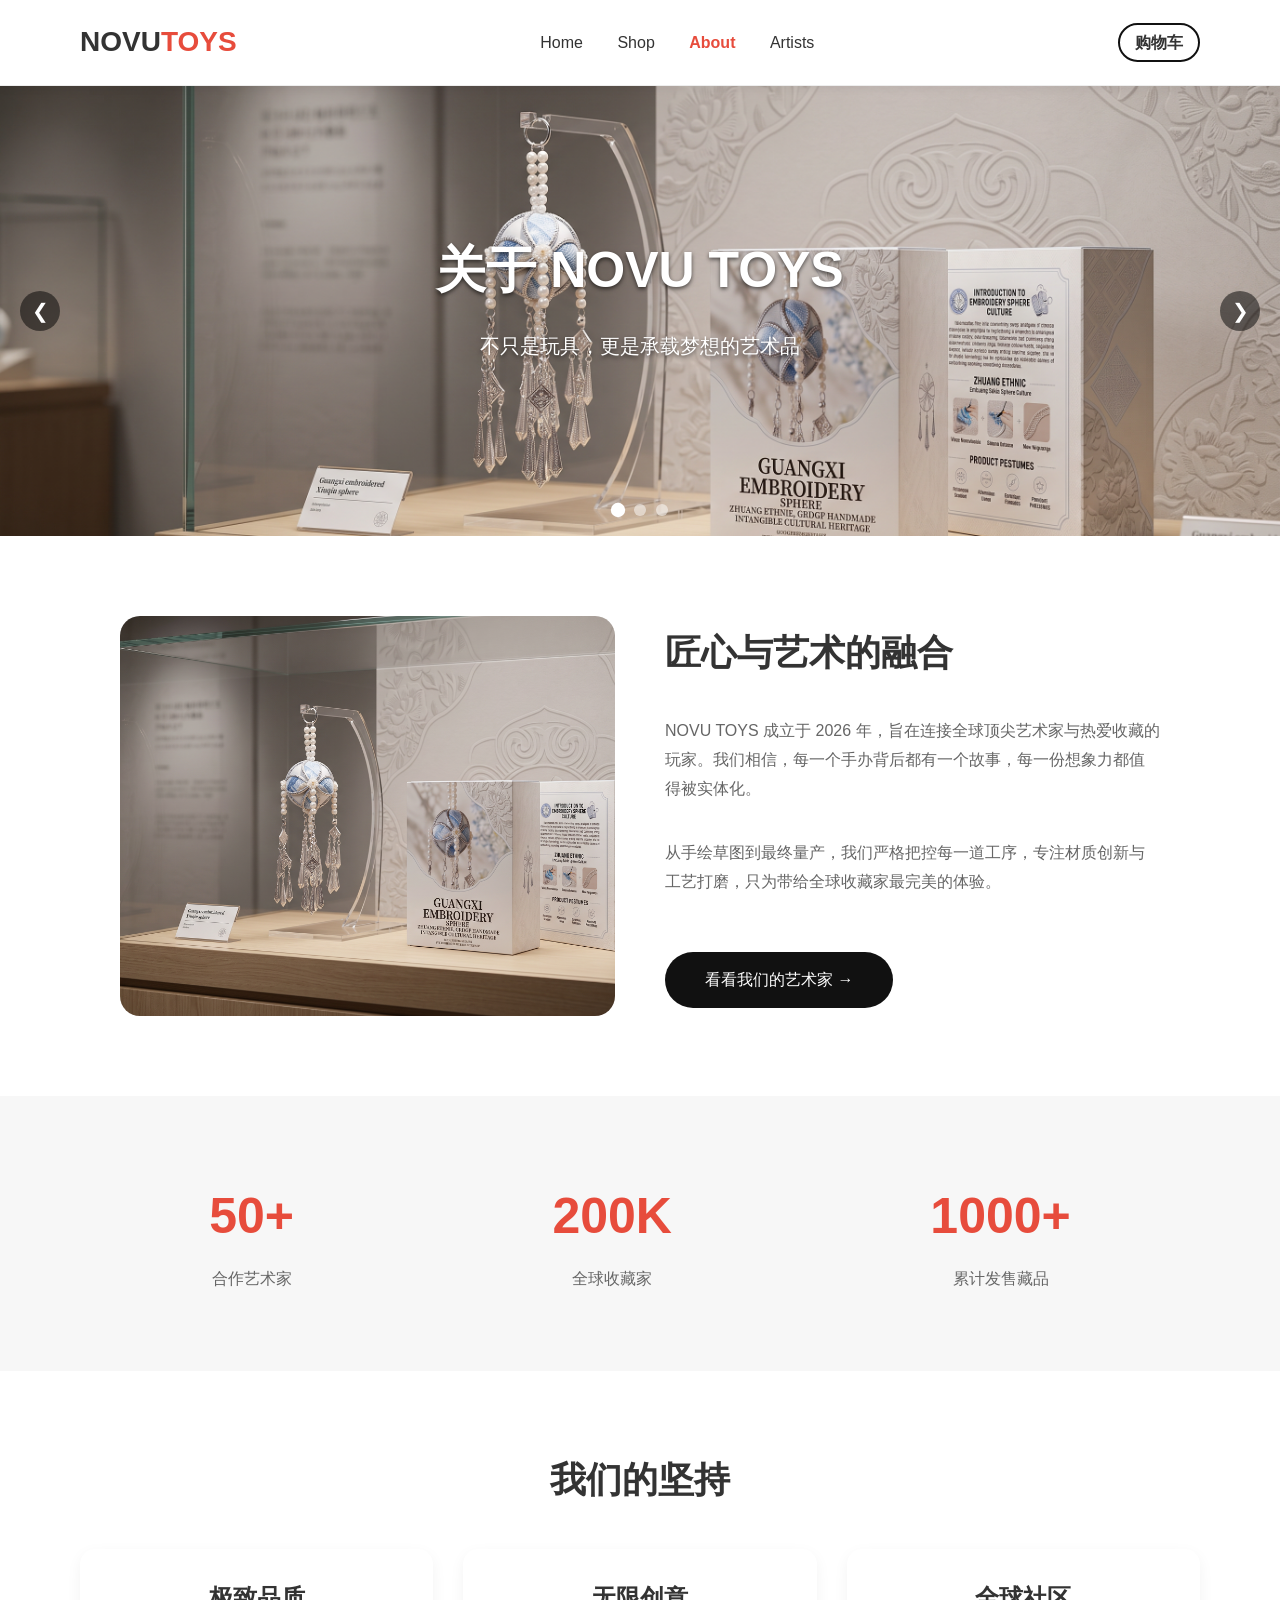
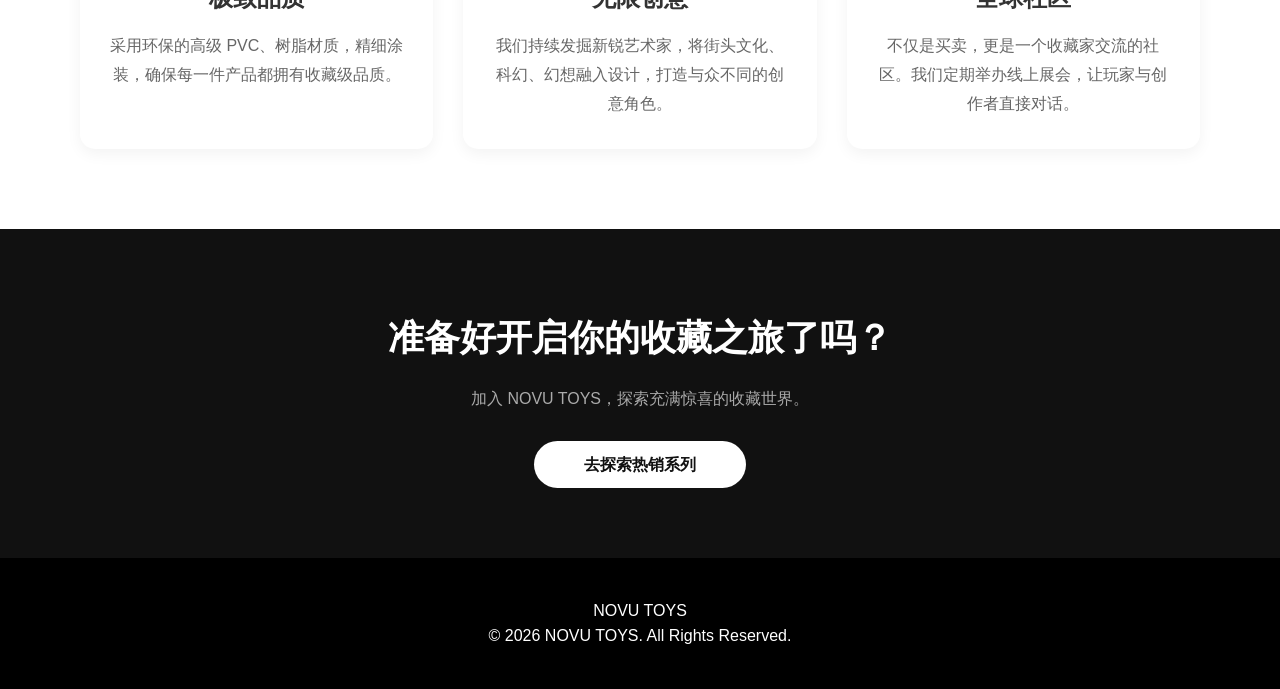
<file: about.html>
<!doctype html>
<html lang="en">
  <head>
    <meta charset="UTF-8" />
    <meta name="viewport" content="width=device-width, initial-scale=1.0" />
    <title>NOVU TOYS | About Us</title>
    <link rel="stylesheet" href="assets/css/style.css" />
  </head>
  <body>
    <header class="header">
      <div class="logo">NOVU<span>TOYS</span></div>
      <nav class="navigation">
        <a href="index.html">Home</a>
        <a href="shop.html">Shop</a>
        <a href="about.html" style="color: #e74c3c; font-weight: 700">About</a>
        <a href="artists.html">Artists</a>
      </nav>
      <div class="header-icons">
        <a href="cart.html">购物车<span class="cart-badge">0</span></a>
      </div>
    </header>

    <section class="hero-carousel" id="aboutCarousel">
      <div
        class="slide active"
        style="
          background-image: url(&quot;assets/images/banners/BannersAbout1.png&quot;);
          background-size: cover;
          background-position: center;
        "
      >
        <div class="hero-content">
          <h1>关于 NOVU TOYS</h1>
          <p>不只是玩具，更是承载梦想的艺术品</p>
        </div>
      </div>
      <div
        class="slide"
        style="
          background-image: url(&quot;assets/images/banners/BannersAbout2.png&quot;);
          background-size: cover;
          background-position: center;
        "
      >
        <div class="hero-content">
          <h1>匠心与艺术的融合</h1>
          <p>连接全球顶尖艺术家与热爱收藏的玩家</p>
        </div>
      </div>
      <div
        class="slide"
        style="
          background-image: url(&quot;assets/images/banners/BannersAbout3.png&quot;);
          background-size: cover;
          background-position: center;
        "
      >
        <div class="hero-content">
          <h1>加入全球收藏家社区</h1>
          <p>每一份想象力都值得被实体化</p>
        </div>
      </div>

      <button class="carousel-arrow prev" onclick="changeSlideAbout(-1)">
        &#10094;
      </button>
      <button class="carousel-arrow next" onclick="changeSlideAbout(1)">
        &#10095;
      </button>

      <div class="carousel-dots">
        <span class="dot active" onclick="setSlideAbout(0)"></span>
        <span class="dot" onclick="setSlideAbout(1)"></span>
        <span class="dot" onclick="setSlideAbout(2)"></span>
      </div>
    </section>

    <section
      class="about-story"
      style="
        padding: 80px;
        max-width: 1200px;
        margin: 0 auto;
        display: flex;
        gap: 50px;
        align-items: center;
      "
    >
      <div
        class="placeholder-img"
        style="
          flex: 1;
          height: 400px;
          border-radius: 20px;
          background: #eee;
          display: flex;
          justify-content: center;
          align-items: center;
          color: #888;
        "
      >
        <img
          src="assets/images/banners/BannersAbout1.png"
          alt="NOVU Studio"
          style="
            width: 100%;
            height: 100%;
            object-fit: cover;
            border-radius: 20px;
          "
          onerror="
            this.style.display = 'none';
            this.parentElement.innerText = '图片预留位：工作室照片';
          "
        />
      </div>

      <div class="story-text" style="flex: 1">
        <h2>匠心与艺术的融合</h2>
        <br />
        <p>
          NOVU TOYS 成立于 2026
          年，旨在连接全球顶尖艺术家与热爱收藏的玩家。我们相信，每一个手办背后都有一个故事，每一份想象力都值得被实体化。
        </p>
        <br />
        <p>
          从手绘草图到最终量产，我们严格把控每一道工序，专注材质创新与工艺打磨，只为带给全球收藏家最完美的体验。
        </p>
        <br />
        <a
          href="artists.html"
          style="
            padding: 15px 40px;
            background: #111;
            color: white;
            border-radius: 30px;
            text-decoration: none;
          "
          >看看我们的艺术家 →</a
        >
      </div>
    </section>

    <section
      class="stats-section"
      style="background: #f7f7f7; padding: 60px 80px"
    >
      <div
        style="
          max-width: 1200px;
          margin: 0 auto;
          display: flex;
          justify-content: space-around;
          text-align: center;
          flex-wrap: wrap;
        "
      >
        <div class="stat-item" style="padding: 20px">
          <h2 style="font-size: 50px; color: #e74c3c">50+</h2>
          <p style="color: #666">合作艺术家</p>
        </div>
        <div class="stat-item" style="padding: 20px">
          <h2 style="font-size: 50px; color: #e74c3c">200K</h2>
          <p style="color: #666">全球收藏家</p>
        </div>
        <div class="stat-item" style="padding: 20px">
          <h2 style="font-size: 50px; color: #e74c3c">1000+</h2>
          <p style="color: #666">累计发售藏品</p>
        </div>
      </div>
    </section>

    <section class="features" style="padding: 80px">
      <h2 style="text-align: center; font-size: 36px; margin-bottom: 40px">
        我们的坚持
      </h2>
      <div
        class="feature-grid"
        style="
          display: grid;
          grid-template-columns: repeat(3, 1fr);
          gap: 30px;
          max-width: 1200px;
          margin: 0 auto;
        "
      >
        <div
          style="
            background: #fff;
            box-shadow: 0 5px 15px rgba(0, 0, 0, 0.05);
            padding: 30px;
            border-radius: 15px;
            text-align: center;
          "
        >
          <h3 style="font-size: 24px; margin-bottom: 15px">极致品质</h3>
          <p style="color: #666; line-height: 1.8">
            采用环保的高级
            PVC、树脂材质，精细涂装，确保每一件产品都拥有收藏级品质。
          </p>
        </div>
        <div
          style="
            background: #fff;
            box-shadow: 0 5px 15px rgba(0, 0, 0, 0.05);
            padding: 30px;
            border-radius: 15px;
            text-align: center;
          "
        >
          <h3 style="font-size: 24px; margin-bottom: 15px">无限创意</h3>
          <p style="color: #666; line-height: 1.8">
            我们持续发掘新锐艺术家，将街头文化、科幻、幻想融入设计，打造与众不同的创意角色。
          </p>
        </div>
        <div
          style="
            background: #fff;
            box-shadow: 0 5px 15px rgba(0, 0, 0, 0.05);
            padding: 30px;
            border-radius: 15px;
            text-align: center;
          "
        >
          <h3 style="font-size: 24px; margin-bottom: 15px">全球社区</h3>
          <p style="color: #666; line-height: 1.8">
            不仅是买卖，更是一个收藏家交流的社区。我们定期举办线上展会，让玩家与创作者直接对话。
          </p>
        </div>
      </div>
    </section>

    <section
      class="cta-section"
      style="
        background: #111;
        color: #fff;
        text-align: center;
        padding: 80px 20px;
      "
    >
      <h2 style="font-size: 36px; margin-bottom: 20px">
        准备好开启你的收藏之旅了吗？
      </h2>
      <p style="color: #aaa; margin-bottom: 40px">
        加入 NOVU TOYS，探索充满惊喜的收藏世界。
      </p>
      <a
        href="shop.html?tag=Popular"
        style="
          padding: 15px 50px;
          background: #fff;
          color: #111;
          border-radius: 30px;
          font-weight: bold;
          text-decoration: none;
        "
        >去探索热销系列</a
      >
    </section>

    <footer class="footer">
      <div class="footer-logo">NOVU TOYS</div>
      <p>© 2026 NOVU TOYS. All Rights Reserved.</p>
    </footer>

    <script src="assets/js/global.js"></script>
    <script src="assets/js/cart-core.js"></script>
    <script src="assets/js/about.js"></script>
  </body>
</html>
</file>
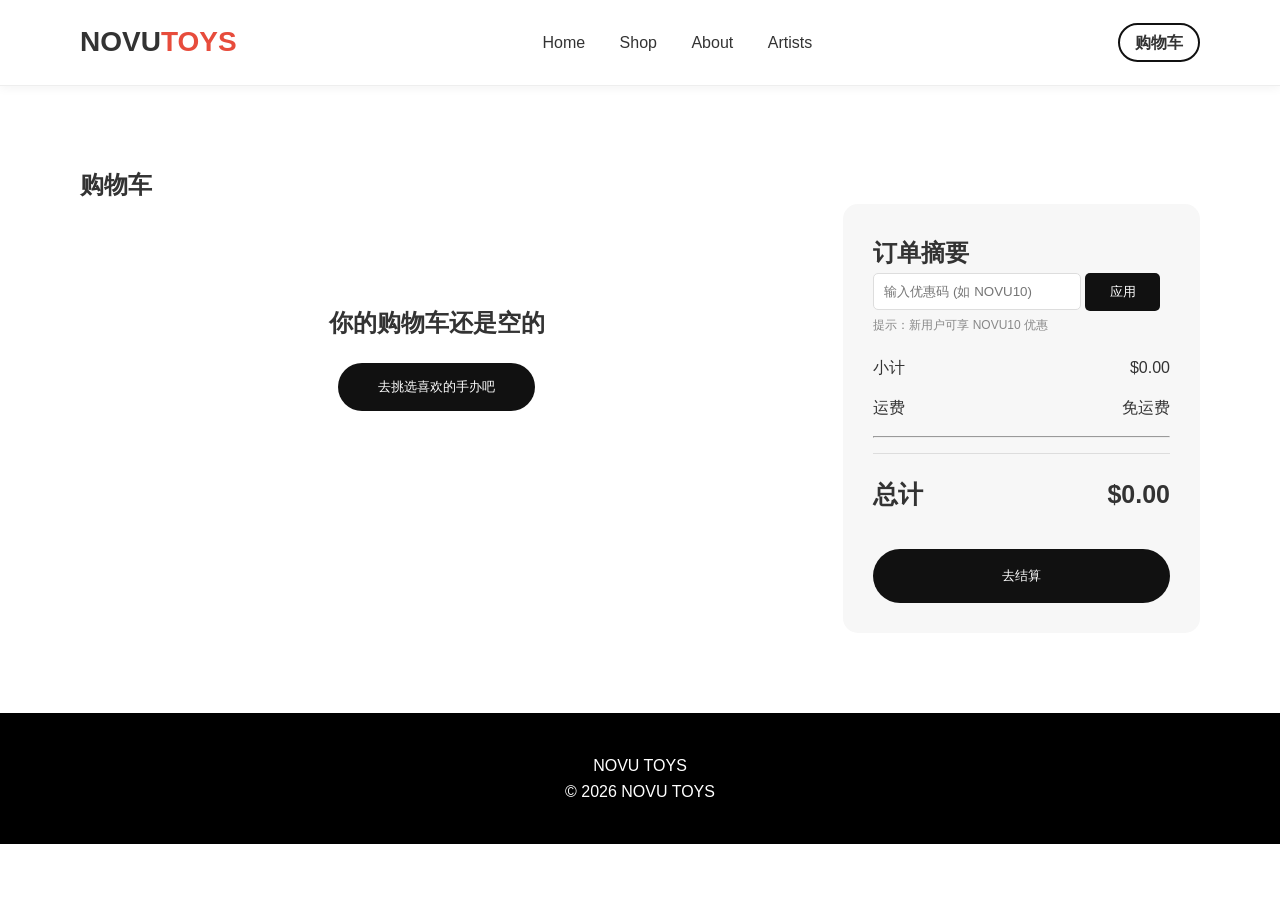
<file: cart.html>
<!doctype html>
<html lang="en">
  <head>
    <meta charset="UTF-8" />
    <meta name="viewport" content="width=device-width, initial-scale=1.0" />
    <title>NOVU TOYS | Cart</title>
    <link rel="stylesheet" href="assets/css/style.css" />
  </head>
  <body>
    <header class="header">
      <div class="logo">NOVU<span>TOYS</span></div>
      <nav class="navigation">
        <a href="index.html">Home</a>
        <a href="shop.html">Shop</a>
        <a href="about.html">About</a>
        <a href="artists.html">Artists</a>
      </nav>
      <div class="header-icons">
        <a href="cart.html">购物车<span class="cart-badge">0</span></a>
      </div>
    </header>

    <section class="cart-section">
      <h1>购物车</h1>
      <div class="cart-layout">
        <div id="cartItems" class="cart-items"></div>

        <!-- 优惠券及订单摘要 -->
        <div class="cart-summary">
          <h2>订单摘要</h2>

          <div class="coupon-box" style="margin-bottom: 20px">
            <input
              type="text"
              id="couponInput"
              placeholder="输入优惠码 (如 NOVU10)"
              style="
                width: 70%;
                padding: 10px;
                border: 1px solid #ddd;
                border-radius: 5px;
              "
            />
            <button
              id="applyCouponBtn"
              style="
                width: 25%;
                padding: 10px;
                background: #111;
                color: white;
                border: none;
                border-radius: 5px;
              "
            >
              应用
            </button>
            <p
              id="couponMsg"
              style="font-size: 12px; color: #888; margin-top: 5px"
            >
              提示：新用户可享 NOVU10 优惠
            </p>
          </div>

          <div class="summary-row">
            <span>小计</span><span id="subtotal">$0</span>
          </div>
          <div class="summary-row"><span>运费</span><span>免运费</span></div>
          <div
            class="summary-row"
            id="discountRow"
            style="display: none; color: #e74c3c"
          >
            <span>折扣</span>
            <span id="discountAmount">-$0</span>
          </div>

          <hr />
          <div class="summary-total">
            <span>总计</span><span id="total">$0</span>
          </div>
          <button id="checkoutButton">去结算</button>
        </div>
      </div>
    </section>

    <footer class="footer">
      <div class="footer-logo">NOVU TOYS</div>
      <p>© 2026 NOVU TOYS</p>
    </footer>

    <script src="assets/js/global.js"></script>
    <script src="assets/js/cart-core.js"></script>
    <script src="assets/js/cart.js"></script>
  </body>
</html>
</file>
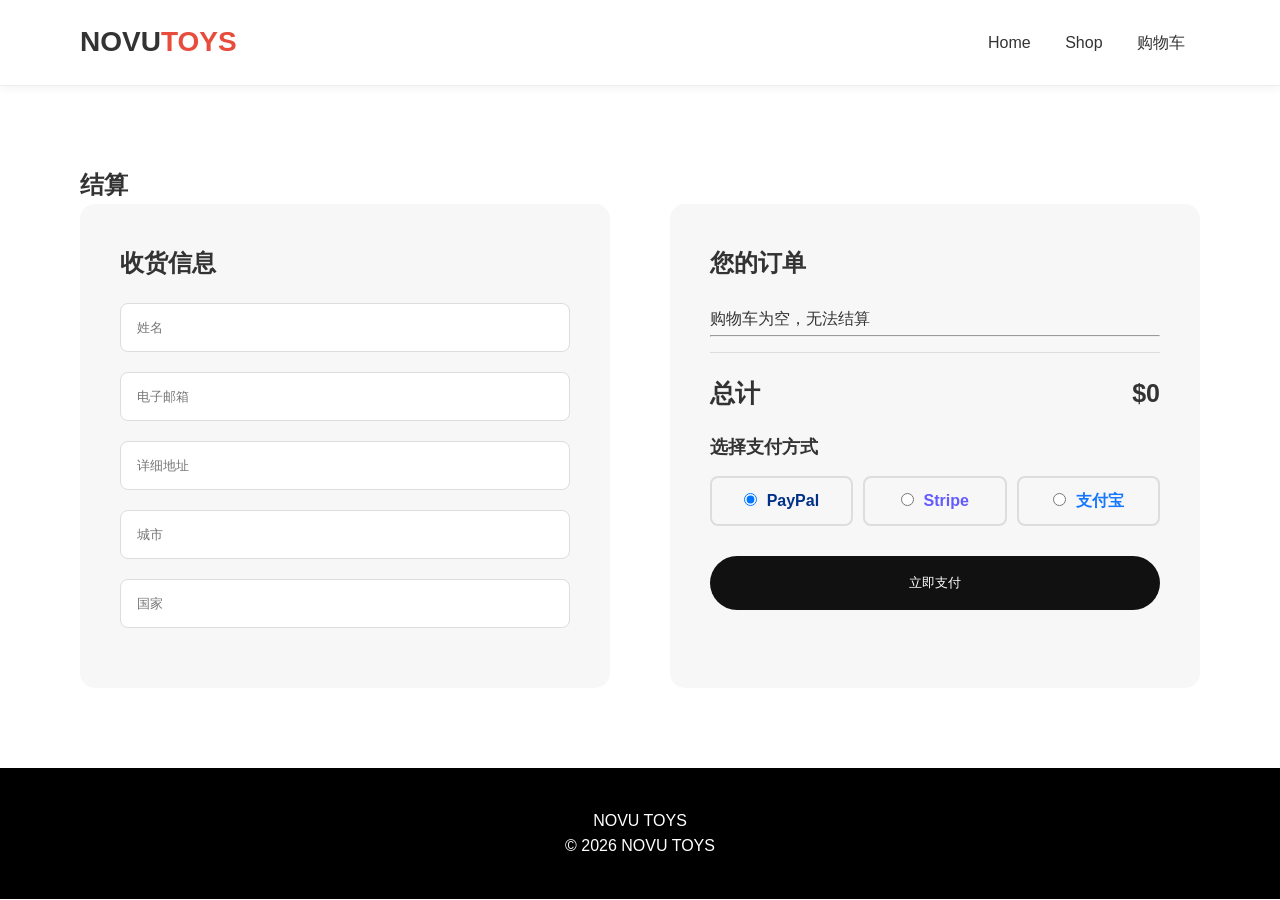
<file: checkout.html>
<!doctype html>
<html lang="en">
  <head>
    <meta charset="UTF-8" />
    <meta name="viewport" content="width=device-width, initial-scale=1.0" />
    <title>NOVU TOYS | Checkout</title>
    <link rel="stylesheet" href="assets/css/style.css" />
  </head>
  <body>
    <header class="header">
      <div class="logo">NOVU<span>TOYS</span></div>
      <nav class="navigation">
        <a href="index.html">Home</a>
        <a href="shop.html">Shop</a>
        <a href="cart.html">购物车</a>
      </nav>
    </header>

    <section class="checkout-section">
      <h1>结算</h1>
      <div class="checkout-layout">
        <div class="customer-form">
          <h2>收货信息</h2>
          <input type="text" id="name" placeholder="姓名" />
          <input type="email" id="email" placeholder="电子邮箱" />
          <input type="text" id="address" placeholder="详细地址" />
          <input type="text" id="city" placeholder="城市" />
          <input type="text" id="country" placeholder="国家" />
        </div>

        <div class="checkout-summary">
          <h2>您的订单</h2>
          <div id="checkoutItems"></div>
          <hr />
          <div class="summary-total">
            <span>总计</span><span id="checkoutTotal">$0</span>
          </div>

          <!-- 新增：支付方式选择 -->
          <h3 style="margin-top: 20px; font-size: 18px">选择支付方式</h3>
          <div
            class="payment-methods"
            style="display: flex; gap: 10px; margin-top: 15px"
          >
            <label
              style="
                border: 2px solid #ddd;
                padding: 10px;
                border-radius: 8px;
                cursor: pointer;
                flex: 1;
                text-align: center;
              "
            >
              <input
                type="radio"
                name="payment"
                value="paypal"
                checked
                style="margin-right: 5px"
              />
              <span style="color: #003087; font-weight: bold">PayPal</span>
            </label>
            <label
              style="
                border: 2px solid #ddd;
                padding: 10px;
                border-radius: 8px;
                cursor: pointer;
                flex: 1;
                text-align: center;
              "
            >
              <input
                type="radio"
                name="payment"
                value="stripe"
                style="margin-right: 5px"
              />
              <span style="color: #635bff; font-weight: bold">Stripe</span>
            </label>
            <label
              style="
                border: 2px solid #ddd;
                padding: 10px;
                border-radius: 8px;
                cursor: pointer;
                flex: 1;
                text-align: center;
              "
            >
              <input
                type="radio"
                name="payment"
                value="alipay"
                style="margin-right: 5px"
              />
              <span style="color: #1677ff; font-weight: bold">支付宝</span>
            </label>
          </div>

          <button id="paymentButton">立即支付</button>
        </div>
      </div>
    </section>

    <footer class="footer">
      <div class="footer-logo">NOVU TOYS</div>
      <p>© 2026 NOVU TOYS</p>
    </footer>

    <script src="assets/js/global.js"></script>
    <script src="assets/js/cart-core.js"></script>
    <script src="assets/js/checkout.js"></script>
  </body>
</html>
</file>
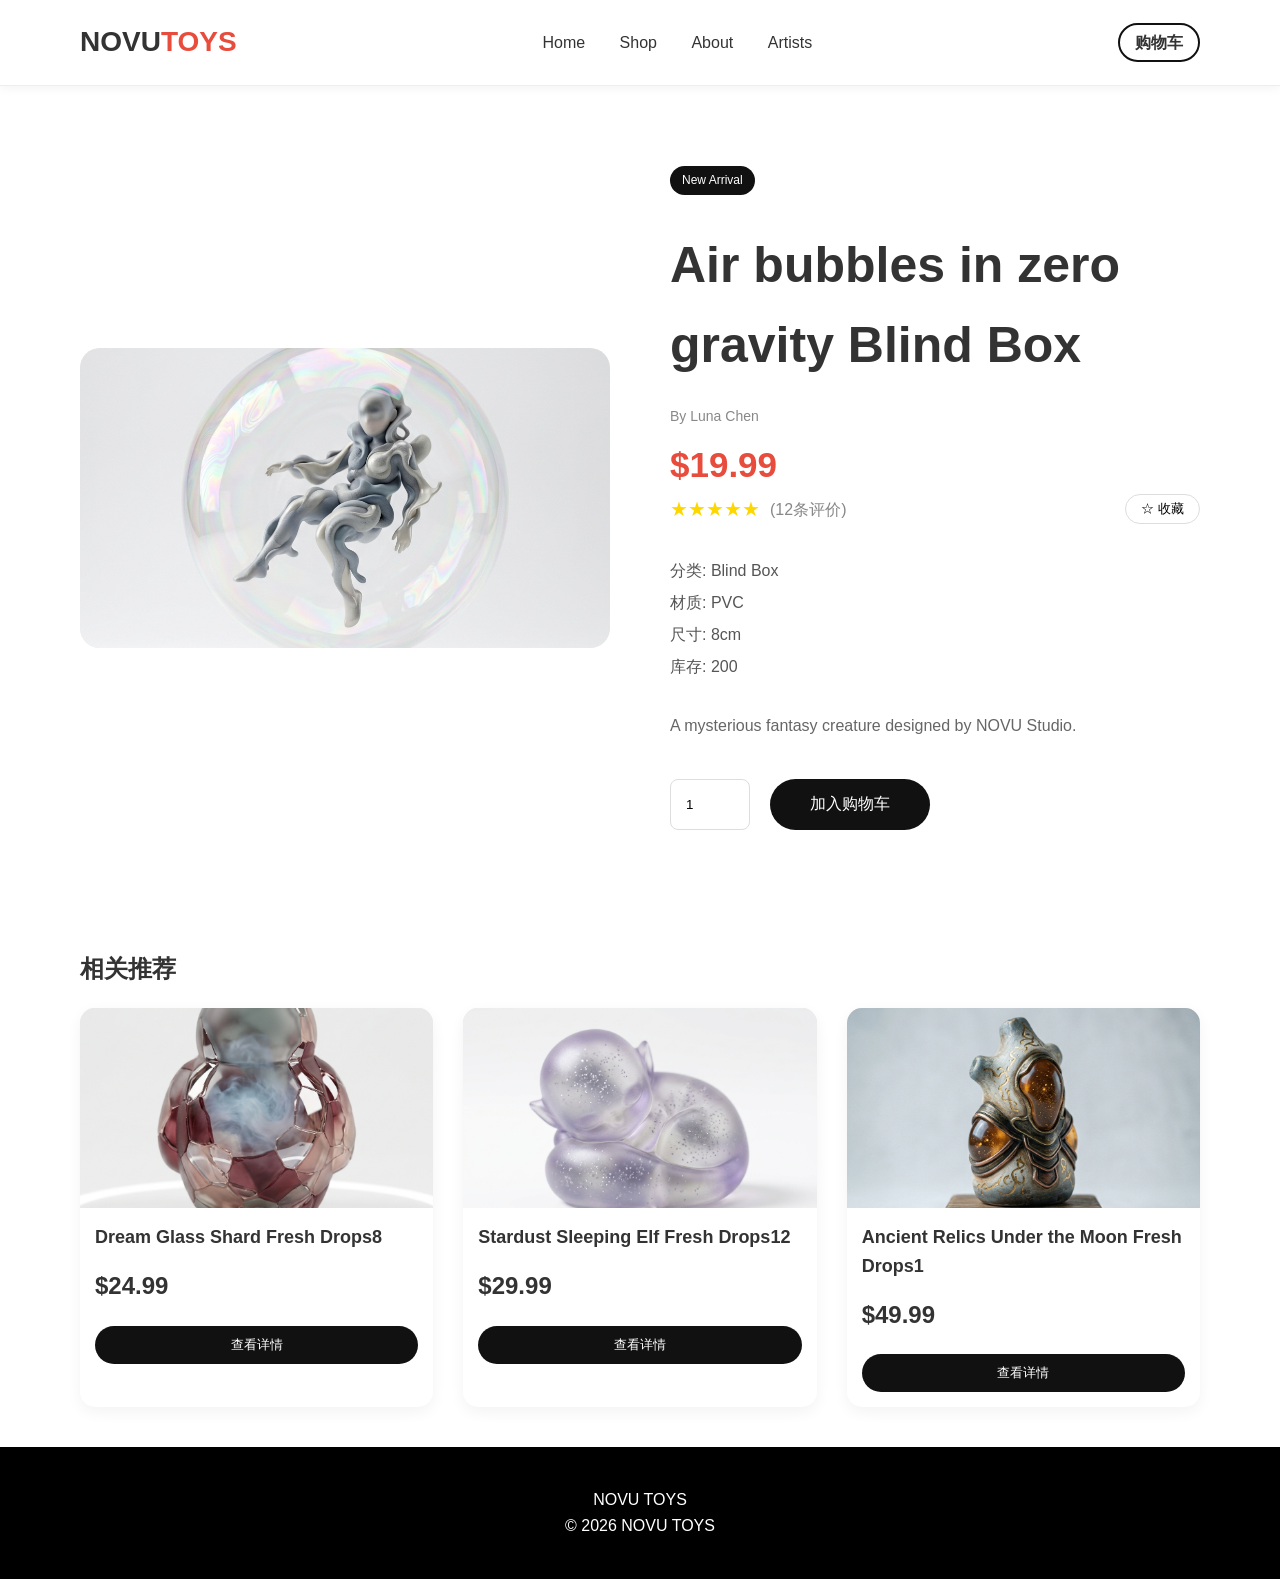
<file: product.html>
<!doctype html>
<html lang="en">
  <head>
    <meta charset="UTF-8" />
    <meta name="viewport" content="width=device-width, initial-scale=1.0" />
    <title>NOVU TOYS | Product</title>
    <link rel="stylesheet" href="assets/css/style.css" />
  </head>
  <body>
    <header class="header">
      <div class="logo">NOVU<span>TOYS</span></div>
      <nav class="navigation">
        <a href="index.html">Home</a>
        <a href="shop.html">Shop</a>
        <a href="about.html">About</a>
        <a href="artists.html">Artists</a>
      </nav>
      <div class="header-icons">
        <a href="cart.html">购物车<span class="cart-badge">0</span></a>
      </div>
    </header>

    <section class="product-detail">
      <div class="product-image">
        <!-- 优化：图片包裹层，包含占位提示 -->
        <div class="image-wrapper" style="border-radius: 20px">
          <div class="img-placeholder">商品图片预留位</div>
          <img
            id="productImage"
            src=""
            alt="Product"
            onerror="this.style.display = 'none'"
          />
        </div>
      </div>
      <div class="product-content">
        <span id="productTag" class="product-tag"></span>
        <h1 id="productName">加载中...</h1>
        <p class="artist">By <span id="productArtist"></span></p>
        <h2 id="productPrice"></h2>

        <div
          class="rating"
          style="
            display: flex;
            align-items: center;
            gap: 10px;
            margin-bottom: 15px;
          "
        >
          <span style="color: gold; font-size: 20px">★★★★★</span>
          <span style="color: #888">(12条评价)</span>
          <button
            id="favBtn"
            style="
              background: none;
              border: 1px solid #ddd;
              padding: 5px 15px;
              border-radius: 20px;
              margin-left: auto;
              cursor: pointer;
            "
          >
            ☆ 收藏
          </button>
        </div>

        <div class="product-meta">
          <p>分类: <span id="productCategory"></span></p>
          <p>材质: <span id="productMaterial"></span></p>
          <p>尺寸: <span id="productSize"></span></p>
          <p>库存: <span id="productStock"></span></p>
        </div>
        <p id="productDescription" class="description"></p>

        <div class="purchase-area">
          <input type="number" id="quantity" value="1" min="1" max="99" />
          <button id="addCartButton">加入购物车</button>
        </div>
      </div>
    </section>

    <!-- 相关推荐板块 -->
    <section class="related" style="padding: 40px 80px">
      <h2 style="margin-bottom: 20px">相关推荐</h2>
      <div
        class="product-container"
        id="relatedProducts"
        style="display: grid; grid-template-columns: repeat(3, 1fr); gap: 30px"
      ></div>
    </section>

    <footer class="footer">
      <div class="footer-logo">NOVU TOYS</div>
      <p>© 2026 NOVU TOYS</p>
    </footer>

    <script src="assets/js/global.js"></script>
    <script src="assets/js/cart-core.js"></script>
    <script src="assets/js/product-detail.js"></script>
  </body>
</html>
</file>
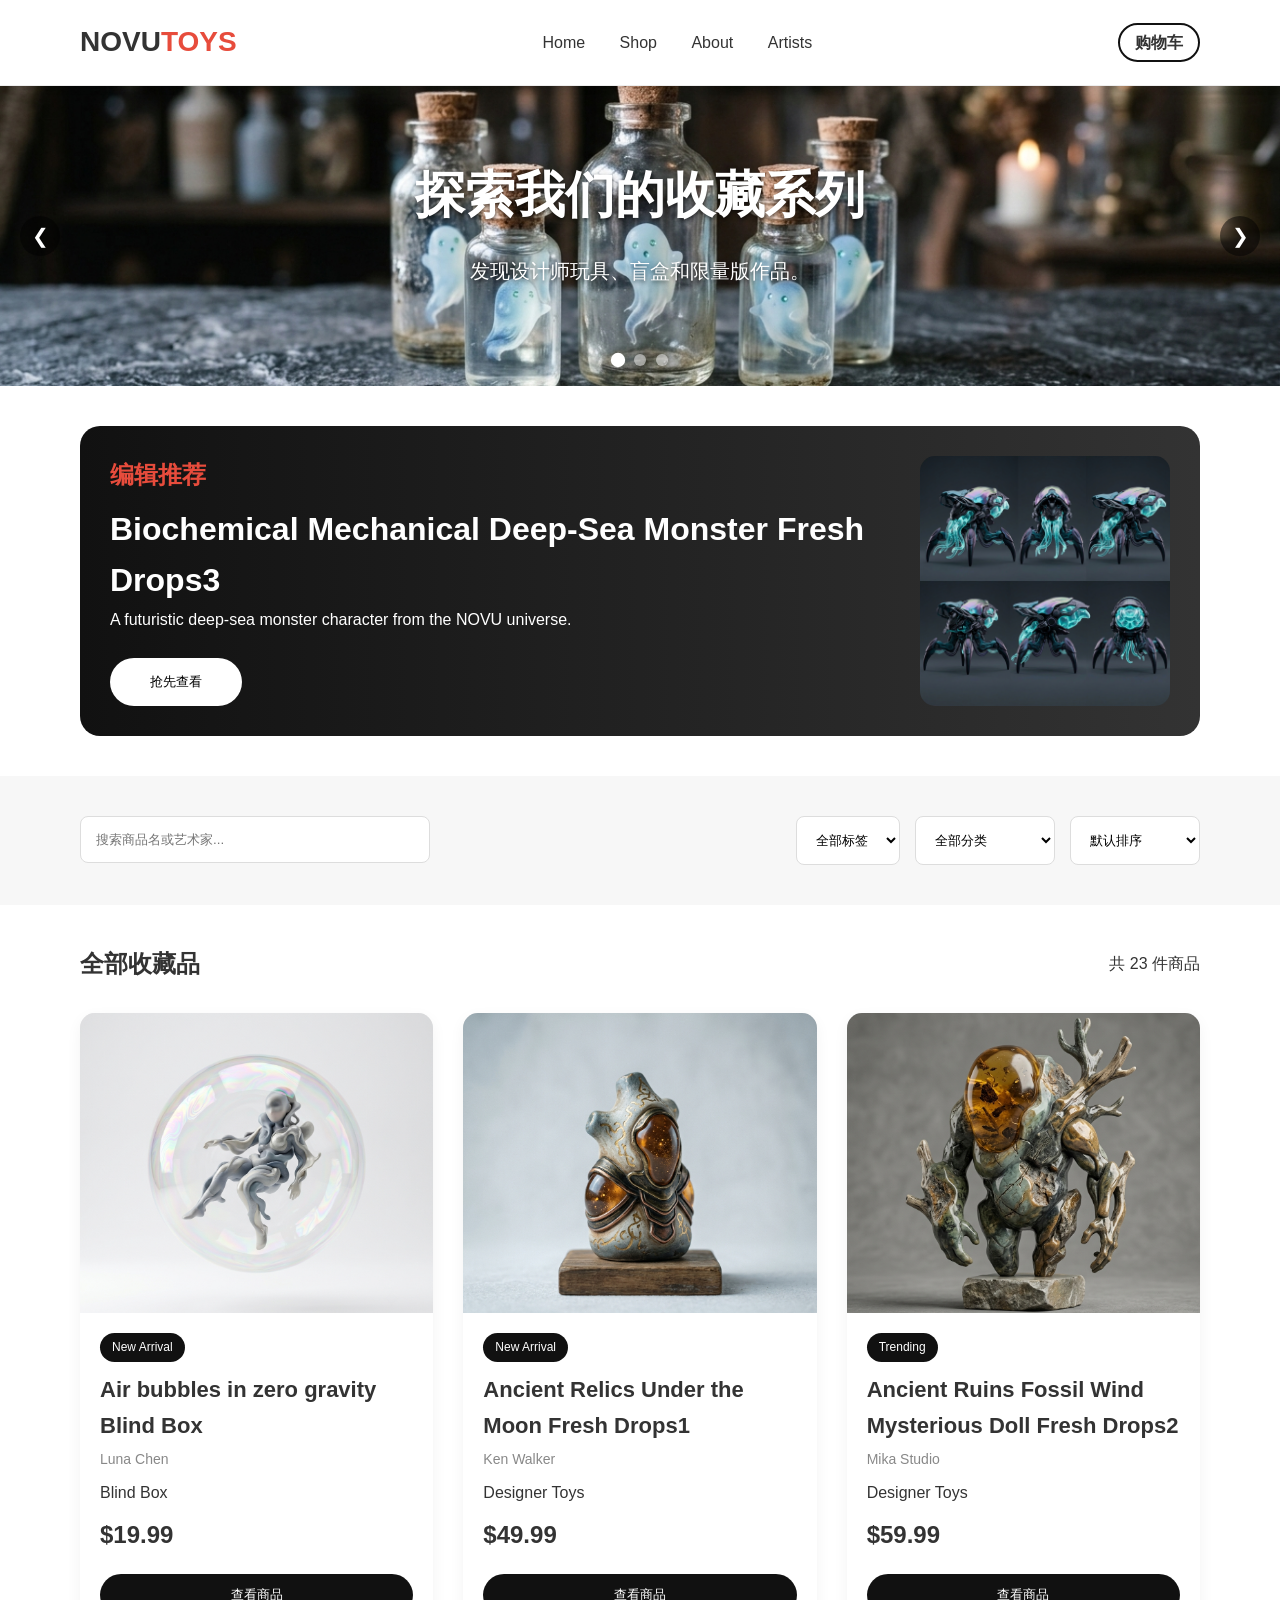
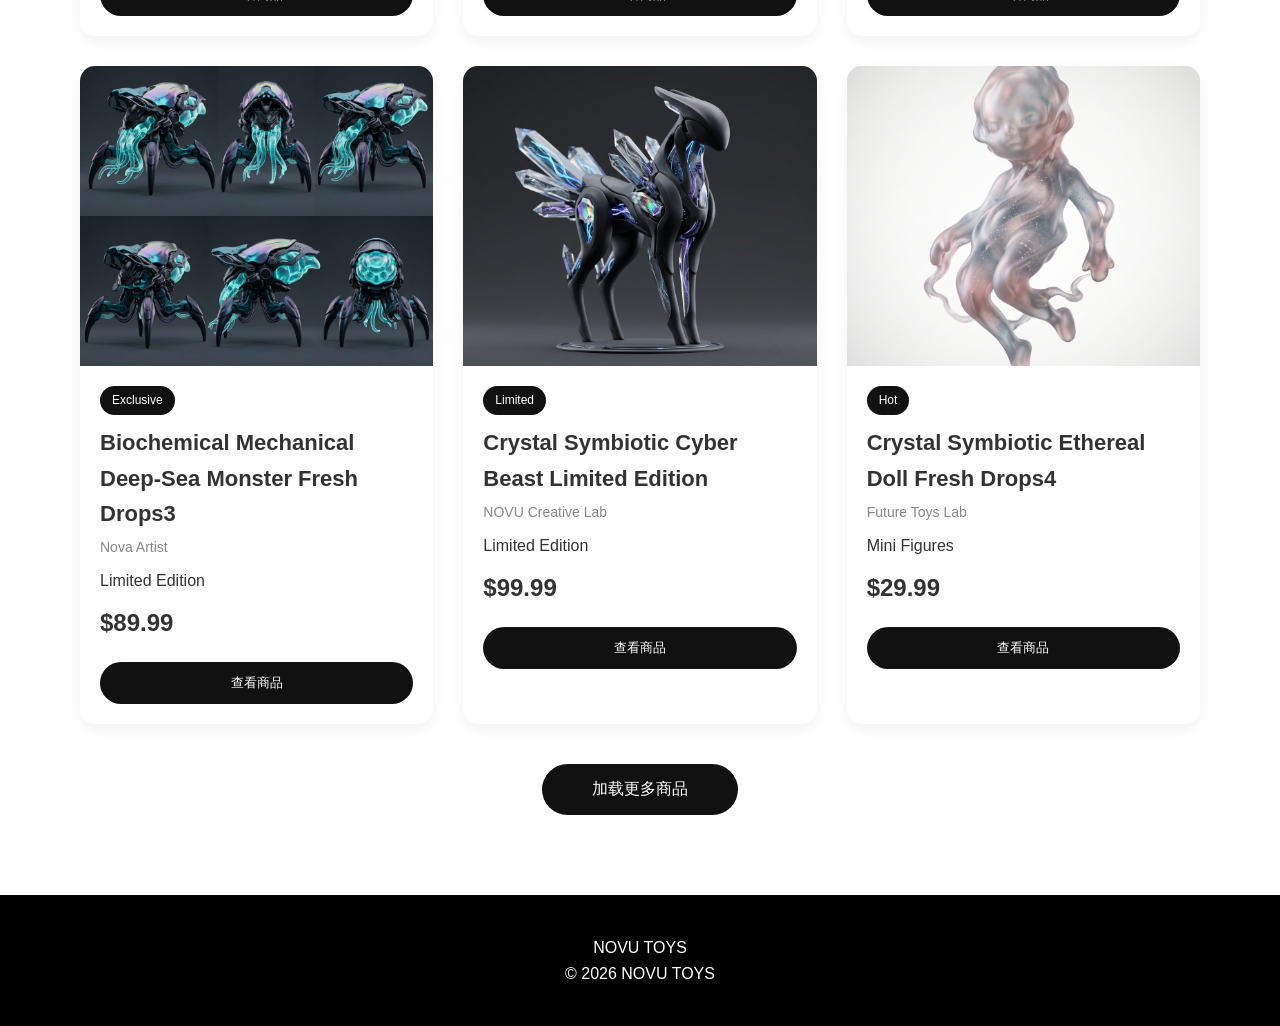
<file: shop.html>
<!doctype html>
<html lang="en">
  <head>
    <meta charset="UTF-8" />
    <meta name="viewport" content="width=device-width, initial-scale=1.0" />
    <title>NOVU TOYS | Shop</title>
    <link rel="stylesheet" href="assets/css/style.css" />
  </head>
  <body>
    <header class="header">
      <div class="logo">NOVU<span>TOYS</span></div>
      <nav class="navigation">
        <a href="index.html">Home</a>
        <a href="shop.html">Shop</a>
        <a href="about.html">About</a>
        <a href="artists.html">Artists</a>
      </nav>
      <div class="header-icons">
        <a href="cart.html">购物车<span class="cart-badge">0</span></a>
      </div>
    </header>

    <!-- ================= SHOP BANNER CAROUSEL (真实图片替换) ================= -->
    <section class="shop-banner-carousel" id="shopCarousel">
      <div
        class="slide active"
        style="
          background-image: url(&quot;assets/images/banners/BannersShop1.png&quot;);
          background-size: cover;
          background-position: center;
        "
      >
        <h1>探索我们的收藏系列</h1>
        <p>发现设计师玩具、盲盒和限量版作品。</p>
      </div>
      <div
        class="slide"
        style="
          background-image: url(&quot;assets/images/banners/BannersShop2.png&quot;);
          background-size: cover;
          background-position: center;
        "
      >
        <h1>热门藏品大促</h1>
        <p>全场满 $100 包邮，精选好物等你来选！</p>
      </div>
      <div
        class="slide"
        style="
          background-image: url(&quot;assets/images/banners/BannersShop3.png&quot;);
          background-size: cover;
          background-position: center;
        "
      >
        <h1>新品首发专区</h1>
        <p>最前沿的设计师玩具，抢先收藏。</p>
      </div>

      <button class="carousel-arrow prev" onclick="changeSlideShop(-1)">
        &#10094;
      </button>
      <button class="carousel-arrow next" onclick="changeSlideShop(1)">
        &#10095;
      </button>

      <div class="carousel-dots">
        <span class="dot active" onclick="setSlideShop(0)"></span>
        <span class="dot" onclick="setSlideShop(1)"></span>
        <span class="dot" onclick="setSlideShop(2)"></span>
      </div>
    </section>

    <div id="featuredArea" style="padding: 40px 80px"></div>

    <section class="shop-controls">
      <div class="search-box">
        <input
          type="text"
          id="searchInput"
          placeholder="搜索商品名或艺术家..."
        />
      </div>
      <div class="filter-box">
        <select id="tagFilter">
          <option value="all">全部标签</option>
          <option value="New Arrival">新到货</option>
          <option value="Limited">限量版</option>
          <option value="Popular">热门</option>
          <option value="Trending">流行趋势</option>
          <option value="Hot">热卖</option>
        </select>
        <select id="categoryFilter">
          <option value="all">全部分类</option>
          <option value="Designer Toys">Designer Toys</option>
          <option value="Blind Box">Blind Box</option>
          <option value="Limited Edition">Limited Edition</option>
          <option value="Mini Figures">Mini Figures</option>
          <option value="Street Culture">Street Culture</option>
        </select>
        <select id="priceSort">
          <option value="default">默认排序</option>
          <option value="low">价格从低到高</option>
          <option value="high">价格从高到低</option>
        </select>
      </div>
    </section>

    <section class="shop-products">
      <div class="product-header">
        <h2>全部收藏品</h2>
        <p id="productCount"></p>
      </div>

      <div class="product-container"></div>

      <div
        id="loadMoreArea"
        style="text-align: center; padding: 40px 0; display: none"
      >
        <button
          id="loadMoreBtn"
          style="
            padding: 15px 50px;
            background: #111;
            color: white;
            border-radius: 30px;
            font-size: 16px;
          "
        >
          加载更多商品
        </button>
      </div>
    </section>

    <footer class="footer">
      <div class="footer-logo">NOVU TOYS</div>
      <p>© 2026 NOVU TOYS</p>
    </footer>

    <script src="assets/js/global.js"></script>
    <script src="assets/js/cart-core.js"></script>
    <script src="assets/js/shop.js"></script>
  </body>
</html>
</file>
<file: assets/css/style.css>
/* ================= 全局变量 ================= */
:root {
  --primary: #111;
  --primary-light: #333;
  --accent: #e74c3c;
  --bg: #ffffff;
  --bg-gray: #f7f7f7;
  --border: #ddd;
  --text: #333;
  --text-light: #888;
  --placeholder-bg: #f0f0f0;
}

* {
  margin: 0;
  padding: 0;
  box-sizing: border-box;
}
body {
  font-family: "Segoe UI", sans-serif;
  color: var(--text);
  background: var(--bg);
  line-height: 1.6;
}
a {
  text-decoration: none;
  color: inherit;
}
button {
  cursor: pointer;
  border: none;
  transition: 0.3s;
}
img {
  max-width: 100%;
  display: block;
}

/* ================= 头部与导航 ================= */
.header {
  position: sticky;
  top: 0;
  z-index: 100;
  display: flex;
  justify-content: space-between;
  align-items: center;
  padding: 20px 80px;
  background: #fff;
  border-bottom: 1px solid #eee;
  box-shadow: 0 2px 10px rgba(0, 0, 0, 0.05);
}
.logo {
  font-size: 28px;
  font-weight: 800;
}
.logo span {
  color: var(--accent);
}
.navigation a {
  margin: 0 15px;
  font-size: 16px;
  font-weight: 500;
}
.navigation a:hover {
  color: var(--accent);
}
.header-icons {
  position: relative;
  cursor: pointer;
}
.header-icons a {
  display: flex;
  align-items: center;
  font-weight: 500;
}

/* 购物车胶囊外框（防止误触） */
.header-icons a[href="cart.html"] {
  display: flex;
  align-items: center;
  justify-content: center;
  border: 2px solid var(--primary);
  border-radius: 50px;
  padding: 5px 15px;
  font-weight: 600;
  transition: all 0.3s ease;
}
.header-icons a[href="cart.html"]:hover {
  background: var(--primary);
  color: #fff;
}
.header-icons a[href="cart.html"] .cart-badge {
  position: absolute;
  top: -5px;
  right: -8px;
  background: var(--accent);
  color: #fff;
  font-size: 12px;
  width: 20px;
  height: 20px;
  border-radius: 50%;
  display: none;
  align-items: center;
  justify-content: center;
}

/* ================= 轮播图（左右平移样式） ================= */
.hero-carousel,
.shop-banner-carousel {
  position: relative;
  overflow: hidden;
  width: 100%;
}
.hero-carousel {
  height: 450px;
}
.shop-banner-carousel {
  height: 300px;
}

.slide {
  position: absolute;
  top: 0;
  left: 0;
  width: 100%;
  height: 100%;
  display: flex;
  flex-direction: column;
  justify-content: center;
  align-items: center;
  text-align: center;
  color: white;
  transform: translateX(100%); /* 右侧隐藏 */
  transition: transform 0.6s ease-in-out;
  z-index: 0;
}
.slide.active {
  transform: translateX(0);
  z-index: 1;
}
.slide.prev {
  transform: translateX(-100%);
}

.hero-content h1,
.shop-banner-carousel h1 {
  font-size: 50px;
  margin-bottom: 20px;
  text-shadow: 0 2px 4px rgba(0, 0, 0, 0.6);
}
.hero-content p,
.shop-banner-carousel p {
  font-size: 20px;
  margin-bottom: 30px;
  color: #fff;
  text-shadow: 0 2px 4px rgba(0, 0, 0, 0.6);
}
.primary-btn {
  padding: 15px 40px;
  background: #fff;
  color: #111;
  border-radius: 30px;
  font-weight: bold;
}
.primary-btn:hover {
  background: var(--accent);
  color: #fff;
}

/* 箭头样式 */
.carousel-arrow {
  position: absolute;
  top: 50%;
  transform: translateY(-50%);
  background: rgba(0, 0, 0, 0.5);
  color: white;
  border: none;
  width: 40px;
  height: 40px;
  font-size: 20px;
  border-radius: 50%;
  cursor: pointer;
  z-index: 10;
  transition: 0.3s;
}
.carousel-arrow:hover {
  background: rgba(0, 0, 0, 0.8);
}
.carousel-arrow.prev {
  left: 20px;
}
.carousel-arrow.next {
  right: 20px;
}

/* 圆点指示器 */
.carousel-dots {
  position: absolute;
  bottom: 20px;
  left: 50%;
  transform: translateX(-50%);
  display: flex;
  gap: 10px;
  z-index: 10;
}
.carousel-dots .dot {
  width: 12px;
  height: 12px;
  background: rgba(255, 255, 255, 0.5);
  border-radius: 50%;
  cursor: pointer;
  transition: 0.3s;
}
.carousel-dots .dot.active {
  background: white;
  transform: scale(1.2);
}

/* ================= 首页板块 ================= */
.section-title {
  text-align: center;
  padding: 60px 20px 30px;
}
.section-title h2 {
  font-size: 40px;
}
.section-title p {
  color: var(--text-light);
  margin-top: 10px;
}

.home-products,
.category-grid {
  display: grid;
  grid-template-columns: repeat(3, 1fr);
  gap: 30px;
  padding: 0 80px 60px;
}

/* 分类卡片 */
.category-card {
  background: #fff;
  border-radius: 15px;
  overflow: hidden;
  box-shadow: 0 5px 15px rgba(0, 0, 0, 0.05);
  transition: 0.3s;
  text-align: center;
  padding-bottom: 20px;
}
.category-card:hover {
  transform: translateY(-10px);
  box-shadow: 0 15px 30px rgba(0, 0, 0, 0.1);
}
.category-card img {
  width: 100%;
  height: 250px;
  object-fit: cover;
}
.category-card h3 {
  font-size: 22px;
  margin: 15px 0 5px;
}
.category-card p {
  color: var(--text-light);
  margin-bottom: 15px;
}
.category-btn {
  display: inline-block;
  padding: 10px 25px;
  background: var(--primary);
  color: #fff;
  border-radius: 30px;
  font-size: 14px;
}
.category-btn:hover {
  background: var(--accent);
}

/* ================= 商品卡片通用样式 ================= */
.product-card {
  background: #fff;
  border-radius: 15px;
  overflow: hidden;
  box-shadow: 0 5px 15px rgba(0, 0, 0, 0.05);
  transition: 0.3s;
  display: flex;
  flex-direction: column;
}
.product-card:hover {
  transform: translateY(-10px);
  box-shadow: 0 15px 30px rgba(0, 0, 0, 0.1);
}
.product-card img {
  transition: transform 0.3s;
}
.product-card:hover img {
  transform: scale(1.05);
}
.product-info {
  padding: 20px;
  display: flex;
  flex-direction: column;
  flex-grow: 1;
}
.product-tag {
  display: inline-block;
  font-size: 12px;
  background: var(--primary);
  color: #fff;
  padding: 5px 12px;
  border-radius: 20px;
  margin-bottom: 10px;
  align-self: flex-start;
}
.product-card h3 {
  font-size: 22px;
  margin-bottom: 5px;
}
.artist {
  color: var(--text-light);
  font-size: 14px;
  margin-bottom: 10px;
}
.price {
  font-size: 24px;
  font-weight: 800;
  margin: 10px 0;
}
.product-card button {
  width: 100%;
  padding: 12px;
  background: var(--primary);
  color: #fff;
  border-radius: 30px;
  margin-top: 10px;
}
.product-card button:hover {
  background: var(--accent);
}

/* ================= 核心：图片占位区 ================= */
.image-wrapper {
  position: relative;
  width: 100%;
  height: 300px;
  background-color: var(--placeholder-bg);
  overflow: hidden;
}
.img-placeholder {
  position: absolute;
  top: 0;
  left: 0;
  right: 0;
  bottom: 0;
  z-index: 1;
  display: flex;
  justify-content: center;
  align-items: center;
  color: var(--text-light);
  font-size: 14px;
  letter-spacing: 1px;
  background-color: var(--placeholder-bg);
}
.image-wrapper img {
  position: relative;
  z-index: 2;
  width: 100%;
  height: 100%;
  object-fit: cover;
}

/* 快速加购 */
.quick-add {
  position: absolute;
  bottom: 10px;
  left: 50%;
  transform: translateX(-50%);
  background: rgba(0, 0, 0, 0.85);
  color: #fff;
  border: none;
  padding: 10px 25px;
  border-radius: 30px;
  opacity: 0;
  transition:
    opacity 0.3s,
    background 0.3s;
  cursor: pointer;
  white-space: nowrap;
  z-index: 10;
}
.product-card:hover .quick-add {
  opacity: 1;
}
.quick-add:hover {
  background: var(--accent);
}

/* ================= Shop 强制三列布局 ================= */
.shop-products .product-container {
  display: grid !important;
  grid-template-columns: repeat(3, 1fr) !important;
  gap: 30px;
  width: 100%;
}
.shop-products .product-card {
  width: 100%;
  max-width: 100%;
  margin: 0;
}
.shop-products .image-wrapper {
  width: 100%;
  height: 300px;
  background-color: #f0f0f0;
}

@media (max-width: 1000px) {
  .shop-products .product-container {
    grid-template-columns: repeat(2, 1fr) !important;
  }
}
@media (max-width: 640px) {
  .shop-products .product-container {
    grid-template-columns: 1fr !important;
  }
}

/* 商城控制区 */
.shop-banner {
  height: 300px;
  background: #111;
  color: #fff;
  display: flex;
  flex-direction: column;
  justify-content: center;
  align-items: center;
  background-image:
    linear-gradient(rgba(0, 0, 0, 0.5), rgba(0, 0, 0, 0.5)),
    url("../images/banners/shop-banner.jpg");
  background-size: cover;
  background-position: center;
}
.shop-controls {
  display: flex;
  justify-content: space-between;
  gap: 20px;
  padding: 40px 80px;
  background: var(--bg-gray);
  flex-wrap: wrap;
}
.search-box input {
  padding: 15px;
  width: 350px;
  border: 1px solid var(--border);
  border-radius: 8px;
}
.filter-box {
  display: flex;
  gap: 15px;
  flex-wrap: wrap;
}
.filter-box select {
  padding: 15px;
  border: 1px solid var(--border);
  border-radius: 8px;
  background: #fff;
  cursor: pointer;
}
.shop-products {
  padding: 40px 80px;
}
.product-header {
  display: flex;
  justify-content: space-between;
  margin-bottom: 30px;
  align-items: center;
}

/* 加载更多 */
#loadMoreArea {
  text-align: center;
  padding: 40px 0;
}
#loadMoreBtn {
  padding: 15px 50px;
  background: var(--primary);
  color: #fff;
  border-radius: 30px;
  font-size: 16px;
}
#loadMoreBtn:hover {
  background: var(--accent);
}

/* ================= 详情页 ================= */
.product-detail {
  display: grid;
  grid-template-columns: 1fr 1fr;
  gap: 60px;
  padding: 80px;
  align-items: center;
}
.product-image img {
  width: 100%;
  border-radius: 20px;
}
.product-content h1 {
  font-size: 50px;
  margin: 20px 0;
}
.product-content h2 {
  font-size: 35px;
  color: var(--accent);
}
.product-meta {
  margin: 30px 0;
  line-height: 2;
  color: #555;
}
.description {
  font-size: 16px;
  color: #666;
  margin-bottom: 40px;
}
.purchase-area {
  display: flex;
  gap: 20px;
}
.purchase-area input {
  width: 80px;
  padding: 15px;
  border: 1px solid var(--border);
  border-radius: 8px;
}
.purchase-area button {
  padding: 15px 40px;
  background: var(--primary);
  color: #fff;
  border-radius: 30px;
  font-size: 16px;
}
.purchase-area button:hover {
  background: var(--accent);
}

/* ================= 购物车页 ================= */
.cart-section {
  padding: 80px;
}
.cart-layout {
  display: grid;
  grid-template-columns: 2fr 1fr;
  gap: 50px;
}
.cart-item {
  display: flex;
  gap: 30px;
  padding: 25px 0;
  border-bottom: 1px solid var(--border);
  margin-bottom: 20px;
}
.cart-item img {
  width: 150px;
  height: 150px;
  border-radius: 15px;
  object-fit: cover;
}
.cart-info h3 {
  font-size: 22px;
}
.quantity-control {
  display: flex;
  align-items: center;
  gap: 15px;
  margin: 20px 0;
}
.quantity-control button {
  width: 35px;
  height: 35px;
  border-radius: 50%;
  background: var(--primary);
  color: #fff;
  font-size: 18px;
}
.quantity-control button:hover {
  background: var(--accent);
}
.remove-btn {
  background: none;
  color: var(--accent);
  text-decoration: underline;
}

.cart-summary {
  background: var(--bg-gray);
  padding: 30px;
  border-radius: 15px;
  height: fit-content;
}
.summary-row,
.summary-total {
  display: flex;
  justify-content: space-between;
  margin: 15px 0;
}
.summary-total {
  font-size: 25px;
  font-weight: 800;
  border-top: 1px solid #ddd;
  padding-top: 20px;
}
#checkoutButton {
  width: 100%;
  padding: 18px;
  background: var(--primary);
  color: #fff;
  border-radius: 30px;
  margin-top: 20px;
}
#checkoutButton:hover {
  background: var(--accent);
}
.empty-cart {
  text-align: center;
  padding: 100px;
}
.empty-cart button {
  margin-top: 20px;
  padding: 15px 40px;
  background: var(--primary);
  color: #fff;
  border-radius: 30px;
}

/* 优惠券 */
.coupon-box {
  margin-bottom: 20px;
}
.coupon-box input {
  width: 70%;
  padding: 10px;
  border: 1px solid var(--border);
  border-radius: 5px;
}
.coupon-box button {
  width: 25%;
  padding: 10px;
  background: var(--primary);
  color: #fff;
  border-radius: 5px;
}
.coupon-box button:hover {
  background: var(--accent);
}

/* ================= 结算页 ================= */
.checkout-section {
  padding: 80px;
}
.checkout-layout {
  display: grid;
  grid-template-columns: 1fr 1fr;
  gap: 60px;
}
.customer-form,
.checkout-summary {
  background: var(--bg-gray);
  padding: 40px;
  border-radius: 15px;
}
.customer-form h2,
.checkout-summary h2 {
  margin-bottom: 20px;
}
.customer-form input {
  width: 100%;
  padding: 16px;
  margin-bottom: 20px;
  border: 1px solid var(--border);
  border-radius: 8px;
}
.checkout-summary p {
  line-height: 2;
}
#paymentButton {
  width: 100%;
  padding: 18px;
  background: var(--primary);
  color: #fff;
  border-radius: 30px;
  margin-top: 30px;
}
#paymentButton:hover {
  background: var(--accent);
}

/* 支付方式 */
.payment-methods label {
  border: 2px solid var(--border);
  padding: 10px;
  border-radius: 8px;
  cursor: pointer;
  flex: 1;
  text-align: center;
  transition: 0.3s;
}
.payment-methods label:hover {
  border-color: #aaa;
}
.payment-methods input[type="radio"] {
  margin-right: 5px;
}

/* ================= Toast 弹窗 ================= */
.toast {
  position: fixed;
  top: 20px;
  right: 20px;
  background: var(--primary);
  color: #fff;
  padding: 15px 25px;
  border-radius: 8px;
  z-index: 999;
  opacity: 0;
  transform: translateX(100%);
  transition: all 0.3s;
  box-shadow: 0 5px 15px rgba(0, 0, 0, 0.2);
}
.toast.show {
  opacity: 1;
  transform: translateX(0);
}
.toast-error {
  background: var(--accent);
}

/* ================= 客户评价区 ================= */
.testimonial-card {
  padding: 30px;
  background: #fff;
  border-radius: 15px;
  box-shadow: 0 5px 15px rgba(0, 0, 0, 0.05);
  text-align: center;
  transition: 0.3s;
}
.testimonial-card:hover {
  transform: translateY(-5px);
  box-shadow: 0 10px 25px rgba(0, 0, 0, 0.1);
}
.testimonial-card img {
  width: 80px;
  height: 80px;
  border-radius: 50%;
  object-fit: cover;
  margin-bottom: 15px;
}
.testimonial-card h4 {
  margin-bottom: 10px;
}
.testimonial-card p {
  color: var(--text-light);
  font-size: 15px;
}

/* ================= 艺术家页 ================= */
.artist-card {
  background: #fff;
  border-radius: 15px;
  overflow: hidden;
  box-shadow: 0 5px 15px rgba(0, 0, 0, 0.05);
  text-align: center;
  padding-bottom: 20px;
}
.artist-card .image-wrapper {
  height: 250px;
}
.artist-card h3 {
  font-size: 24px;
  margin-top: 15px;
}
.artist-card p {
  color: #666;
  margin: 10px 0;
}

/* ================= 品牌故事与关于页 ================= */
.about-story,
.brand-story {
  padding: 80px;
  max-width: 1200px;
  margin: 0 auto;
  display: flex;
  gap: 50px;
  align-items: center;
}
.story-image {
  flex: 1;
}
.story-text {
  flex: 1;
}
.story-text h2 {
  font-size: 36px;
}
.story-text p {
  color: #666;
  line-height: 1.8;
  margin-top: 10px;
}
.story-text a {
  display: inline-block;
  margin-top: 30px;
  padding: 15px 40px;
  background: #111;
  color: white;
  border-radius: 30px;
}
.story-text a:hover {
  background: var(--accent);
}

/* 数据统计 */
.stats-section {
  background: #f7f7f7;
  padding: 60px 80px;
}
.stats-section > div {
  max-width: 1200px;
  margin: 0 auto;
  display: flex;
  justify-content: space-around;
  text-align: center;
  flex-wrap: wrap;
}
.stat-item h2 {
  font-size: 50px;
  color: #e74c3c;
}
.stat-item p {
  color: #666;
  margin-top: 10px;
}

/* 品牌理念 */
.features {
  padding: 80px;
}
.feature-grid {
  display: grid;
  grid-template-columns: repeat(3, 1fr);
  gap: 30px;
  max-width: 1200px;
  margin: 0 auto;
}
.feature-grid > div {
  background: #fff;
  box-shadow: 0 5px 15px rgba(0, 0, 0, 0.05);
  padding: 30px;
  border-radius: 15px;
  text-align: center;
}
.feature-grid h3 {
  font-size: 24px;
  margin-bottom: 15px;
}
.feature-grid p {
  color: #666;
  line-height: 1.8;
}

/* CTA */
.cta-section {
  background: #111;
  color: #fff;
  text-align: center;
  padding: 80px 20px;
}
.cta-section h2 {
  font-size: 36px;
  margin-bottom: 20px;
}
.cta-section p {
  color: #aaa;
  margin-bottom: 40px;
}
.cta-section a {
  padding: 15px 50px;
  background: #fff;
  color: #111;
  border-radius: 30px;
  font-weight: bold;
}
.cta-section a:hover {
  background: var(--accent);
  color: #fff;
}

/* ================= 页脚（去掉了白条，直接贴在黑块后面） ================= */
.footer {
  text-align: center;
  padding: 40px;
  background: #000;
  color: #fff;
  margin-top: 0; /* 关键：去掉了原来的80px白条间距 */
}

/* ================= 响应式（桌面端/移动端） ================= */
@media (max-width: 900px) {
  .header {
    padding: 20px;
    flex-wrap: wrap;
    gap: 10px;
  }
  .navigation {
    order: 3;
    width: 100%;
    text-align: center;
    margin-top: 10px;
  }
  .hero-content h1 {
    font-size: 36px;
  }
  .home-products,
  .category-grid,
  .testimonial-grid {
    grid-template-columns: 1fr;
    padding: 0 20px;
  }

  .shop-controls {
    flex-direction: column;
    padding: 20px;
  }
  .search-box input {
    width: 100%;
  }

  .product-detail,
  .about-story,
  .brand-story {
    grid-template-columns: 1fr;
    flex-direction: column;
    padding: 40px 20px;
  }
  .cart-section,
  .checkout-section {
    padding: 40px 20px;
  }
  .cart-layout,
  .checkout-layout {
    grid-template-columns: 1fr;
  }

  .cart-item {
    flex-direction: column;
    align-items: center;
    text-align: center;
  }
  .quick-add {
    opacity: 1;
  }

  .feature-grid,
  .artist-grid {
    grid-template-columns: 1fr !important;
  }
}
</file>
